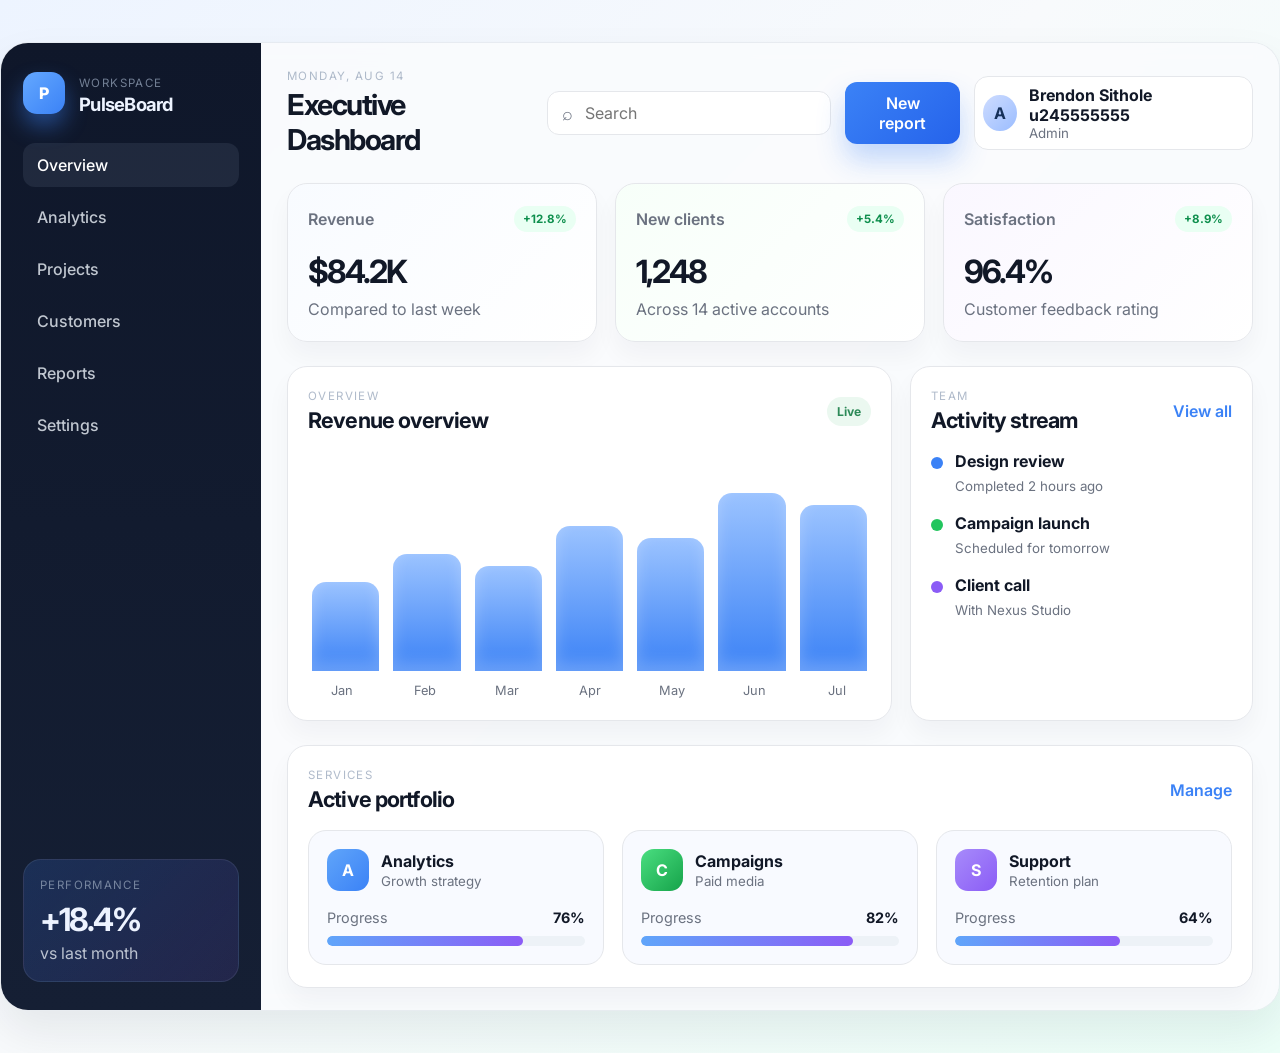
<file: index.html>
<!DOCTYPE html>
<html lang="en">
  <head>
    <meta charset="UTF-8" />
    <meta name="viewport" content="width=device-width, initial-scale=1.0" />
    <title>PulseBoard Dashboard</title>
    <link rel="stylesheet" href="style.css" />
  </head>
  <body>
    <div class="dashboard-shell">
      <aside class="sidebar">
        <div class="brand">
          <div class="brand-mark">P</div>
          <div>
            <span class="eyebrow">Workspace</span>
            <h1>PulseBoard</h1>
          </div>
        </div>

        <nav class="side-nav" aria-label="Sidebar navigation">
          <a class="active" href="#">Overview</a>
          <a href="#">Analytics</a>
          <a href="#">Projects</a>
          <a href="#">Customers</a>
          <a href="#">Reports</a>
          <a href="#">Settings</a>
        </nav>

        <div class="sidebar-card">
          <p class="eyebrow">Performance</p>
          <strong>+18.4%</strong>
          <span>vs last month</span>
        </div>
      </aside>

      <div class="main-panel">
        <header class="topbar">
          <div class="page-title">
            <p class="eyebrow">Monday, Aug 14</p>
            <h2>Executive Dashboard</h2>
          </div>

          <div class="topbar-actions">
            <label class="search-field" aria-label="Search">
              <span>⌕</span>
              <input type="text" placeholder="Search" />
            </label>
            <button class="primary-btn">New report</button>
            <div class="profile-pill">
              <span class="profile-avatar">A</span>
              <div>
                <strong>Brendon Sithole u245555555</strong>
                <small>Admin</small>
              </div>
            </div>
          </div>
        </header>

        <main class="dashboard-content">
          <section class="stats-grid" aria-label="Key metrics">
            <article class="stat-card accent-blue">
              <div class="stat-top">
                <span class="label">Revenue</span>
                <span class="trend up">+12.8%</span>
              </div>
              <h3>$84.2K</h3>
              <p>Compared to last week</p>
            </article>

            <article class="stat-card accent-green">
              <div class="stat-top">
                <span class="label">New clients</span>
                <span class="trend up">+5.4%</span>
              </div>
              <h3>1,248</h3>
              <p>Across 14 active accounts</p>
            </article>

            <article class="stat-card accent-purple">
              <div class="stat-top">
                <span class="label">Satisfaction</span>
                <span class="trend up">+8.9%</span>
              </div>
              <h3>96.4%</h3>
              <p>Customer feedback rating</p>
            </article>
          </section>

          <section class="content-grid">
            <div class="panel chart-panel">
              <div class="panel-header">
                <div>
                  <p class="eyebrow">Overview</p>
                  <h3>Revenue overview</h3>
                </div>
                <span class="chip">Live</span>
              </div>

              <div class="chart" aria-label="Monthly revenue chart">
                <div class="bars">
                  <span style="--h: 44%"></span>
                  <span style="--h: 58%"></span>
                  <span style="--h: 52%"></span>
                  <span style="--h: 72%"></span>
                  <span style="--h: 66%"></span>
                  <span style="--h: 88%"></span>
                  <span style="--h: 82%"></span>
                </div>
                <div class="chart-labels">
                  <span>Jan</span>
                  <span>Feb</span>
                  <span>Mar</span>
                  <span>Apr</span>
                  <span>May</span>
                  <span>Jun</span>
                  <span>Jul</span>
                </div>
              </div>
            </div>

            <div class="panel team-panel">
              <div class="panel-header">
                <div>
                  <p class="eyebrow">Team</p>
                  <h3>Activity stream</h3>
                </div>
                <a href="#">View all</a>
              </div>

              <ul class="activity-list">
                <li>
                  <span class="dot blue"></span>
                  <div>
                    <strong>Design review</strong>
                    <small>Completed 2 hours ago</small>
                  </div>
                </li>
                <li>
                  <span class="dot green"></span>
                  <div>
                    <strong>Campaign launch</strong>
                    <small>Scheduled for tomorrow</small>
                  </div>
                </li>
                <li>
                  <span class="dot purple"></span>
                  <div>
                    <strong>Client call</strong>
                    <small>With Nexus Studio</small>
                  </div>
                </li>
              </ul>
            </div>
          </section>

          <section class="services-section">
            <div class="section-heading">
              <div>
                <p class="eyebrow">Services</p>
                <h3>Active portfolio</h3>
              </div>
              <a href="#">Manage</a>
            </div>

            <div class="services-grid">
              <article class="service-card">
                <div class="service-title">
                  <span class="service-icon blue">A</span>
                  <div>
                    <strong>Analytics</strong>
                    <small>Growth strategy</small>
                  </div>
                </div>
                <div class="progress-row">
                  <span>Progress</span>
                  <strong>76%</strong>
                </div>
                <div class="progress-bar"><span style="width: 76%"></span></div>
              </article>

              <article class="service-card">
                <div class="service-title">
                  <span class="service-icon green">C</span>
                  <div>
                    <strong>Campaigns</strong>
                    <small>Paid media</small>
                  </div>
                </div>
                <div class="progress-row">
                  <span>Progress</span>
                  <strong>82%</strong>
                </div>
                <div class="progress-bar"><span style="width: 82%"></span></div>
              </article>

              <article class="service-card">
                <div class="service-title">
                  <span class="service-icon purple">S</span>
                  <div>
                    <strong>Support</strong>
                    <small>Retention plan</small>
                  </div>
                </div>
                <div class="progress-row">
                  <span>Progress</span>
                  <strong>64%</strong>
                </div>
                <div class="progress-bar"><span style="width: 64%"></span></div>
              </article>
            </div>
          </section>
        </main>
      </div>
    </div>
  </body>
</html>
</file>
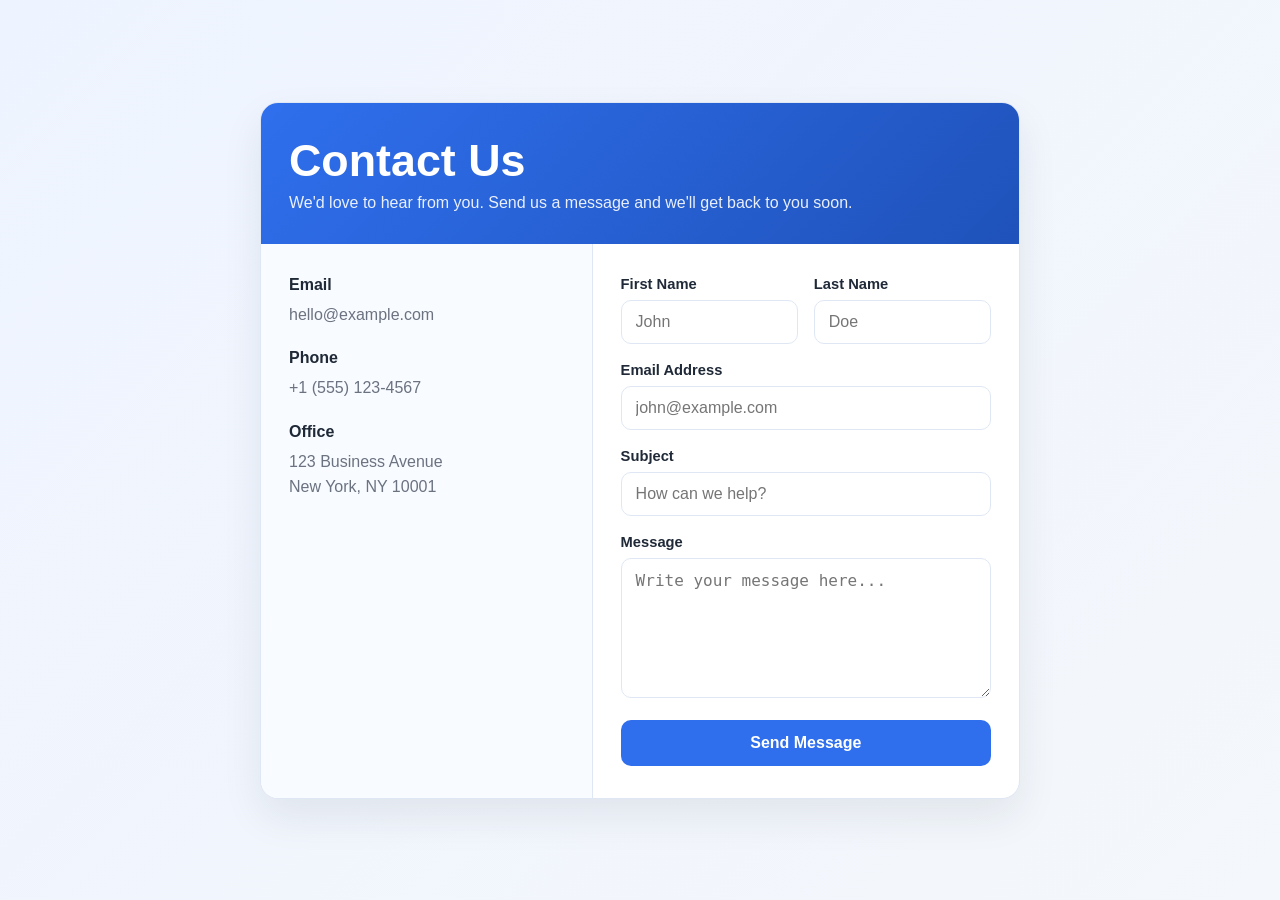
<file: templates/contact.html>
<!DOCTYPE html>
<html lang="en">
<head>
    <meta charset="UTF-8" />
    <meta name="viewport" content="width=device-width, initial-scale=1.0" />
    <title>Contact Us</title>
    <style>
        :root {
            --bg: #f4f7fb;
            --panel: #ffffff;
            --primary: #2f6fed;
            --primary-dark: #1f52ba;
            --text: #1f2937;
            --muted: #6b7280;                           
            --border: #dfe7f5;
            --shadow: rgba(31, 41, 55, 0.08);
        }

        * { box-sizing: border-box; }

        body {
            margin: 0;
            font-family: Arial, Helvetica, sans-serif;
            background: linear-gradient(135deg, #eef4ff, var(--bg));
            color: var(--text);
            min-height: 100vh;
            display: grid;
            place-items: center;
            padding: 24px;
        }

        .contact-card {
            width: min(100%, 760px);
            background: var(--panel);
            border: 1px solid var(--border);
            border-radius: 18px;
            box-shadow: 0 18px 40px var(--shadow);
            overflow: hidden;
        }

        .contact-header {
            background: linear-gradient(135deg, var(--primary), var(--primary-dark));
            color: #fff;
            padding: 32px 28px;
        }

        .contact-header h1 {
            margin: 0 0 8px;
            font-size: clamp(2rem, 4vw, 2.8rem);
        }

        .contact-header p {
            margin: 0;
            font-size: 1rem;
            opacity: 0.9;
        }

        .contact-body {
            display: grid;
            grid-template-columns: 1.05fr 1.35fr;
            gap: 0;
        }

        .info-panel {
            background: #f8fbff;
            padding: 32px 28px;
            border-right: 1px solid var(--border);
        }

        .info-item {
            margin-bottom: 22px;
        }

        .info-item h3 {
            margin: 0 0 8px;
            font-size: 1rem;
            color: var(--text);
        }

        .info-item p,
        .info-item a {
            margin: 0;
            color: var(--muted);
            text-decoration: none;
            line-height: 1.6;
        }

        .info-item a:hover {
            color: var(--primary);
        }

        .form-panel {
            padding: 32px 28px;
        }

        form {
            display: grid;
            gap: 18px;
        }

        .field-row {
            display: grid;
            grid-template-columns: 1fr 1fr;
            gap: 16px;
        }

        label {
            display: block;
            font-size: 0.92rem;
            font-weight: 600;
            margin-bottom: 8px;
        }

        input,
        textarea {
            width: 100%;
            border: 1px solid var(--border);
            border-radius: 10px;
            padding: 12px 14px;
            font-size: 1rem;
            color: var(--text);
            background: #fff;
            transition: border-color 0.2s ease, box-shadow 0.2s ease;
        }

        input:focus,
        textarea:focus {
            outline: none;
            border-color: var(--primary);
            box-shadow: 0 0 0 4px rgba(47, 111, 237, 0.12);
        }

        textarea {
            min-height: 140px;
            resize: vertical;
        }

        button {
            border: none;
            border-radius: 10px;
            background: var(--primary);
            color: #fff;
            padding: 14px 18px;
            font-size: 1rem;
            font-weight: 700;
            cursor: pointer;
            transition: transform 0.15s ease, background 0.2s ease;
        }

        button:hover {
            background: var(--primary-dark);
            transform: translateY(-1px);
        }

        @media (max-width: 640px) {
            .contact-body {
                grid-template-columns: 1fr;
            }

            .info-panel {
                border-right: none;
                border-bottom: 1px solid var(--border);
            }

            .field-row {
                grid-template-columns: 1fr;
            }
        }
    </style>
</head>
<body>
    <div class="contact-card">
        <div class="contact-header">
            <h1>Contact Us</h1>
            <p>We'd love to hear from you. Send us a message and we'll get back to you soon.</p>
        </div>

        <div class="contact-body">
            <aside class="info-panel">
                <div class="info-item">
                    <h3>Email</h3>
                    <a href="mailto:hello@example.com">hello@example.com</a>
                </div>

                <div class="info-item">
                    <h3>Phone</h3>
                    <p>+1 (555) 123-4567</p>
                </div>

                <div class="info-item">
                    <h3>Office</h3>
                    <p>123 Business Avenue<br />New York, NY 10001</p>
                </div>
            </aside>

            <section class="form-panel">
                <form>
                    <div class="field-row">
                        <div>
                            <label for="first-name">First Name</label>
                            <input id="first-name" type="text" name="firstName" placeholder="John" />
                        </div>
                        <div>
                            <label for="last-name">Last Name</label>
                            <input id="last-name" type="text" name="lastName" placeholder="Doe" />
                        </div>
                    </div>

                    <div>
                        <label for="email">Email Address</label>
                        <input id="email" type="email" name="email" placeholder="john@example.com" />
                    </div>

                    <div>
                        <label for="subject">Subject</label>
                        <input id="subject" type="text" name="subject" placeholder="How can we help?" />
                    </div>

                    <div>
                        <label for="message">Message</label>
                        <textarea id="message" name="message" placeholder="Write your message here..."></textarea>
                    </div>

                    <button type="submit">Send Message</button>
                </form>
            </section>
        </div>
    </div>
</body>
</html>
</file>
<file: style.css>
@import url('https://fonts.googleapis.com/css2?family=Inter:wght@400;500;600;700;800&display=swap');

:root {
  --bg: #eff5ff;
  --panel: #ffffff;
  --panel-alt: #f8faff;
  --sidebar: #0f172a;
  --sidebar-soft: #1f2a3d;
  --primary: #3b82f6;
  --primary-soft: #dfeeff;
  --green: #22c55e;
  --green-soft: #e9fff3;
  --purple: #8b5cf6;
  --purple-soft: #f0e7ff;
  --warning: #f59e0b;
  --text: #111827;
  --muted: #6b7280;
  --border: #e5e7eb;
  --shadow: 0 22px 45px rgba(15, 23, 42, 0.08);
}

* {
  box-sizing: border-box;
}

html {
  scroll-behavior: smooth;
}

body {
  margin: 0;
  min-height: 100vh;
  font-family: 'Inter', sans-serif;
  background: linear-gradient(135deg, #edf4ff 0%, #f8fafc 45%, #ecfff8 100%);
  color: var(--text);
}

button,
input {
  font: inherit;
}

.dashboard-shell {
  max-width: 1280px;
  margin: 42px auto;
  background: rgba(255, 255, 255, 0.65);
  border: 1px solid rgba(148, 163, 184, 0.2);
  border-radius: 28px;
  overflow: hidden;
  box-shadow: var(--shadow);
  backdrop-filter: blur(10px);
  display: grid;
  grid-template-columns: 260px minmax(0, 1fr);
}

.sidebar {
  background: linear-gradient(180deg, var(--sidebar) 0%, #151f34 100%);
  color: #edf3ff;
  padding: 28px 22px;
  display: flex;
  flex-direction: column;
  gap: 28px;
}

.brand {
  display: flex;
  align-items: center;
  gap: 14px;
}

.brand-mark {
  width: 42px;
  height: 42px;
  border-radius: 14px;
  display: grid;
  place-items: center;
  background: linear-gradient(135deg, #64a8ff, #3b82f6);
  color: white;
  font-weight: 800;
  box-shadow: 0 12px 22px rgba(59, 130, 246, 0.45);
}

.brand h1 {
  margin: 2px 0 0;
  font-size: 1.15rem;
  letter-spacing: -0.04em;
}

.eyebrow {
  margin: 0;
  font-size: 0.72rem;
  letter-spacing: 0.12em;
  text-transform: uppercase;
  color: rgba(148, 163, 184, 0.75);
}

.side-nav {
  display: flex;
  flex-direction: column;
  gap: 8px;
}

.side-nav a {
  text-decoration: none;
  color: rgba(226, 232, 240, 0.84);
  padding: 12px 14px;
  border-radius: 12px;
  font-weight: 500;
  transition: all 0.2s ease;
}

.side-nav a.active,
.side-nav a:hover {
  background: rgba(148, 163, 184, 0.12);
  color: #fff;
}

.sidebar-card {
  margin-top: auto;
  background: linear-gradient(135deg, rgba(59, 130, 246, 0.18), rgba(139, 92, 246, 0.12));
  border: 1px solid rgba(148, 163, 184, 0.15);
  border-radius: 18px;
  padding: 18px 16px;
}

.sidebar-card strong {
  display: block;
  margin-top: 8px;
  font-size: 2rem;
  letter-spacing: -0.06em;
}

.sidebar-card span {
  display: block;
  margin-top: 4px;
  color: rgba(226, 232, 240, 0.8);
}

.main-panel {
  padding: 26px 26px 22px;
  background: rgba(248, 250, 252, 0.72);
}

.topbar {
  display: flex;
  align-items: center;
  justify-content: space-between;
  gap: 20px;
  margin-bottom: 26px;
}

.page-title h2 {
  margin: 4px 0 0;
  font-size: clamp(1.8rem, 2vw, 2.5rem);
  letter-spacing: -0.05em;
}

.topbar-actions {
  display: flex;
  align-items: center;
  gap: 14px;
}

.search-field {
  display: flex;
  align-items: center;
  gap: 10px;
  background: var(--panel);
  border: 1px solid var(--border);
  border-radius: 12px;
  padding: 10px 14px;
  min-width: 220px;
}

.search-field input {
  border: none;
  outline: none;
  background: transparent;
  color: var(--text);
  width: 100%;
}

.search-field span {
  color: var(--muted);
  font-size: 1.1rem;
}

.primary-btn {
  border: none;
  border-radius: 12px;
  padding: 11px 18px;
  background: linear-gradient(135deg, var(--primary), #2563eb);
  color: #fff;
  font-weight: 600;
  box-shadow: 0 16px 28px rgba(59, 130, 246, 0.3);
  cursor: pointer;
}

.profile-pill {
  display: flex;
  align-items: center;
  gap: 12px;
  background: var(--panel);
  border: 1px solid var(--border);
  border-radius: 14px;
  padding: 8px 12px 8px 8px;
}

.profile-avatar {
  width: 36px;
  height: 36px;
  border-radius: 50%;
  background: linear-gradient(135deg, #cedcff, #9bbdff);
  display: grid;
  place-items: center;
  font-weight: 700;
  color: #16315b;
}

.profile-pill strong,
.profile-pill small {
  display: block;
}

.profile-pill small {
  color: var(--muted);
}

.dashboard-content {
  display: flex;
  flex-direction: column;
  gap: 24px;
}

.stats-grid {
  display: grid;
  grid-template-columns: repeat(3, minmax(0, 1fr));
  gap: 18px;
}

.stat-card {
  background: var(--panel);
  border: 1px solid var(--border);
  border-radius: 20px;
  padding: 22px 20px;
  box-shadow: 0 14px 25px rgba(15, 23, 42, 0.04);
}

.stat-card h3 {
  margin: 20px 0 8px;
  font-size: clamp(2rem, 2vw, 2.4rem);
  letter-spacing: -0.06em;
}

.stat-card p {
  margin: 0;
  color: var(--muted);
}

.stat-top {
  display: flex;
  align-items: center;
  justify-content: space-between;
  gap: 10px;
}

.label {
  color: var(--muted);
  font-weight: 600;
}

.trend {
  padding: 6px 9px;
  border-radius: 999px;
  font-size: 0.72rem;
  font-weight: 700;
}

.trend.up {
  background: var(--green-soft);
  color: #0e8f4d;
}

.accent-blue {
  background: linear-gradient(135deg, #f8fbff, #ffffff);
}

.accent-green {
  background: linear-gradient(135deg, #f7fff9, #ffffff);
}

.accent-purple {
  background: linear-gradient(135deg, #faf7ff, #ffffff);
}

.content-grid {
  display: grid;
  grid-template-columns: 1.5fr 0.85fr;
  gap: 18px;
}

.panel {
  background: var(--panel);
  border: 1px solid var(--border);
  border-radius: 20px;
  padding: 22px 20px;
  box-shadow: 0 14px 25px rgba(15, 23, 42, 0.04);
}

.panel-header,
.section-heading {
  display: flex;
  align-items: center;
  justify-content: space-between;
  gap: 12px;
}

.panel-header h3,
.section-heading h3 {
  margin: 4px 0 0;
  font-size: 1.35rem;
  letter-spacing: -0.04em;
}

.panel-header a,
.section-heading a {
  text-decoration: none;
  color: var(--primary);
  font-weight: 600;
}

.chip {
  display: inline-flex;
  align-items: center;
  justify-content: center;
  padding: 7px 10px;
  background: #ebf8f0;
  color: #2d8a58;
  border-radius: 999px;
  font-size: 0.76rem;
  font-weight: 700;
}

.chart {
  margin-top: 18px;
}

.bars {
  height: 220px;
  display: grid;
  grid-template-columns: repeat(7, minmax(0, 1fr));
  align-items: end;
  gap: 14px;
  padding: 18px 4px 0;
}

.bars span {
  display: block;
  height: var(--h);
  min-height: 38px;
  border-radius: 14px 14px 0 0;
  background: linear-gradient(180deg, #9bc3ff 0%, var(--primary) 100%);
  box-shadow: inset 0 -8px 16px rgba(255, 255, 255, 0.25);
}

.chart-labels {
  display: grid;
  grid-template-columns: repeat(7, minmax(0, 1fr));
  gap: 14px;
  margin-top: 12px;
  color: var(--muted);
  font-size: 0.8rem;
  text-align: center;
}

.activity-list {
  list-style: none;
  margin: 18px 0 0;
  padding: 0;
  display: flex;
  flex-direction: column;
  gap: 18px;
}

.activity-list li {
  display: flex;
  align-items: flex-start;
  gap: 12px;
}

.dot {
  width: 12px;
  height: 12px;
  border-radius: 50%;
  margin-top: 6px;
  display: inline-block;
}

.dot.blue { background: var(--primary); }
.dot.green { background: var(--green); }
.dot.purple { background: var(--purple); }

.activity-list strong {
  display: block;
  margin-bottom: 4px;
}

.activity-list small {
  color: var(--muted);
}

.services-section {
  background: var(--panel);
  border: 1px solid var(--border);
  border-radius: 20px;
  padding: 22px 20px;
  box-shadow: 0 14px 25px rgba(15, 23, 42, 0.04);
}

.services-grid {
  margin-top: 18px;
  display: grid;
  grid-template-columns: repeat(3, minmax(0, 1fr));
  gap: 18px;
}

.service-card {
  background: var(--panel-alt);
  border: 1px solid var(--border);
  border-radius: 18px;
  padding: 18px;
}

.service-title {
  display: flex;
  align-items: center;
  gap: 12px;
}

.service-title strong,
.service-title small {
  display: block;
}

.service-title small {
  color: var(--muted);
  margin-top: 2px;
}

.service-icon {
  width: 42px;
  height: 42px;
  border-radius: 13px;
  display: grid;
  place-items: center;
  font-weight: 700;
  color: #fff;
}

.service-icon.blue { background: linear-gradient(135deg, #60a5fa, #3b82f6); }
.service-icon.green { background: linear-gradient(135deg, #4ade80, #16a34a); }
.service-icon.purple { background: linear-gradient(135deg, #a78bfa, #8b5cf6); }

.progress-row {
  display: flex;
  align-items: center;
  justify-content: space-between;
  margin-top: 18px;
  color: var(--muted);
  font-size: 0.9rem;
}

.progress-row strong {
  color: var(--text);
}

.progress-bar {
  margin-top: 10px;
  width: 100%;
  height: 10px;
  background: #edf2f7;
  border-radius: 999px;
  overflow: hidden;
}

.progress-bar span {
  display: block;
  height: 100%;
  border-radius: inherit;
  background: linear-gradient(90deg, #60a5fa, #8b5cf6);
}

@media (max-width: 980px) {
  .dashboard-shell {
    grid-template-columns: 1fr;
  }

  .sidebar {
    padding-bottom: 18px;
  }

  .stats-grid,
  .content-grid,
  .services-grid {
    grid-template-columns: 1fr;
  }
}

@media (max-width: 680px) {
  .main-panel {
    padding: 18px 16px 20px;
  }

  .topbar {
    flex-direction: column;
    align-items: flex-start;
  }

  .topbar-actions {
    width: 100%;
    flex-wrap: wrap;
  }

  .search-field {
    flex: 1 1 100%;
    min-width: 0;
  }

  .profile-pill {
    margin-left: auto;
  }
}
</file>
